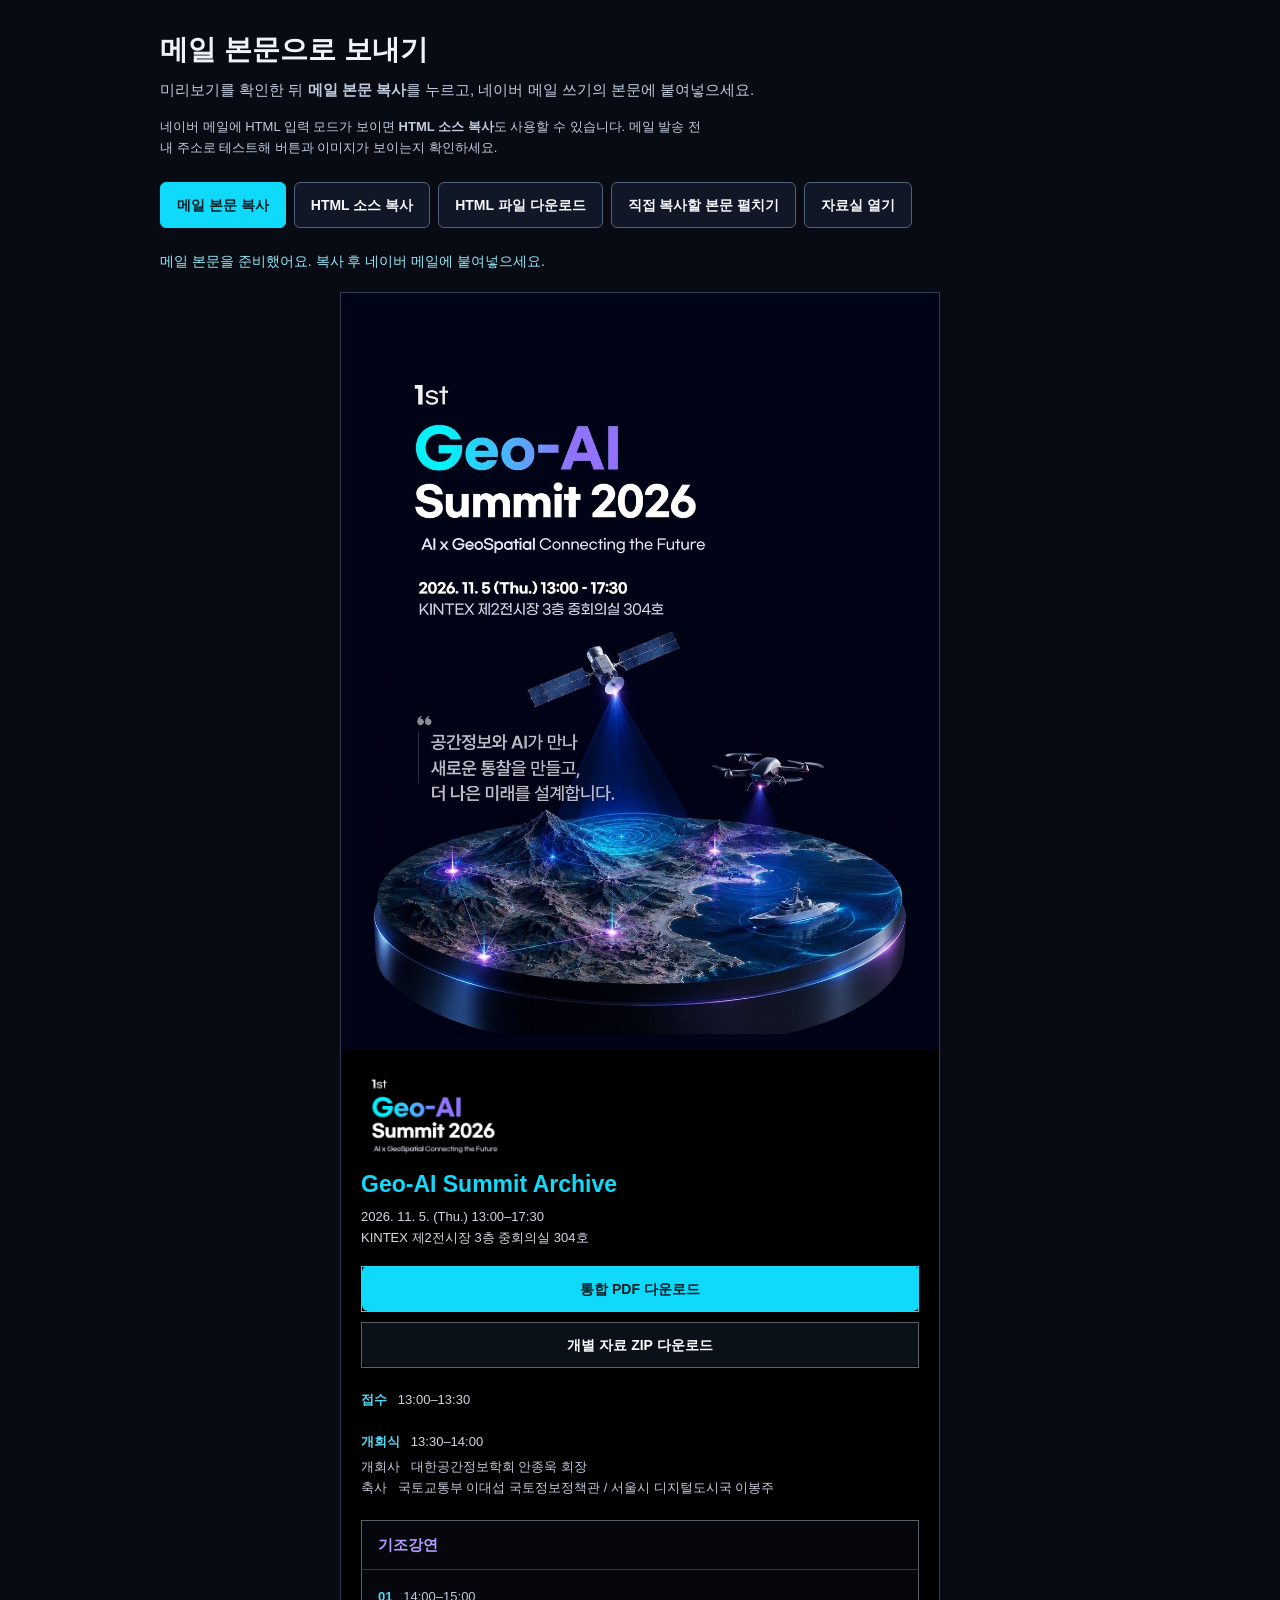
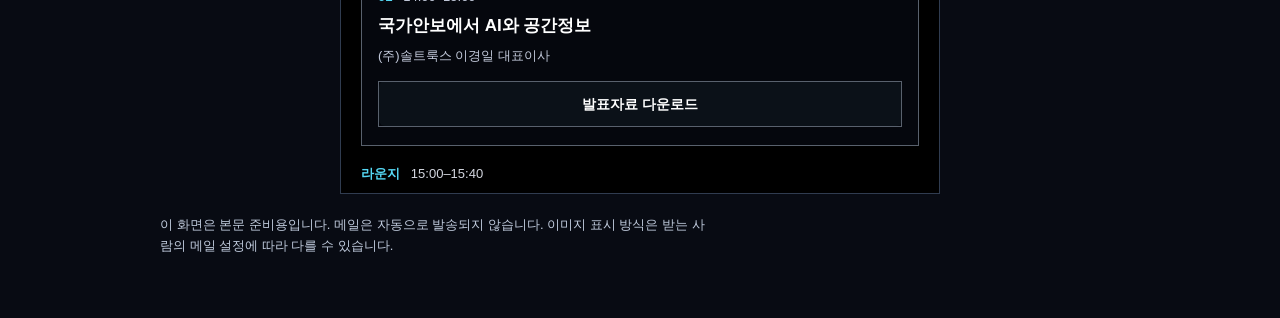
<file: email-preview.html>
<!doctype html>
<html lang="ko"><head><meta charset="utf-8"><meta name="viewport" content="width=device-width,initial-scale=1"><title>Geo-AI Summit · 메일 본문 준비</title>
<style>
:root{color-scheme:dark}*{box-sizing:border-box}body{margin:0;background:#080b13;color:#edf2fb;font-family:"Malgun Gothic","Apple SD Gothic Neo",Arial,sans-serif;line-height:1.6}main{max-width:1000px;margin:0 auto;padding:32px 20px 48px}h1{margin:0 0 10px;font-size:28px;line-height:1.3}p{margin:0 0 14px;color:#c0cbdd;font-size:15px}.actions{margin:24px 0 12px}button,a.help{display:inline-block;margin:0 8px 10px 0;padding:11px 16px;border:1px solid #52617b;border-radius:6px;background:#101827;color:#f6f8fc;font:inherit;font-size:14px;font-weight:700;line-height:22px;cursor:pointer;text-decoration:none}button.primary{background:#10dafc;border-color:#10dafc;color:#001b21}button:disabled{opacity:.45;cursor:wait}button:focus-visible,a:focus-visible{outline:3px solid #b69bff;outline-offset:3px}#status{min-height:24px;color:#94e8f6;font-size:14px;margin-bottom:18px}.preview{max-width:600px;margin:0 auto;background:#000;border:1px solid #303c50}iframe{display:block;width:100%;height:1500px;border:0;background:#000}#manualCopy{max-width:600px;margin:18px auto;background:#000;border:2px solid #10dafc}#manualCopy[hidden]{display:none}.note{font-size:13px;line-height:21px;max-width:76ch}::selection{background:#b69bff;color:#080b13}@media(max-width:500px){main{padding:24px 12px}h1{font-size:23px}button,a.help{width:100%;margin-right:0}iframe{height:1800px}}@media(prefers-reduced-motion:reduce){*{scroll-behavior:auto}}
</style></head><body><main>
<h1>메일 본문으로 보내기</h1>
<p>미리보기를 확인한 뒤 <strong>메일 본문 복사</strong>를 누르고, 네이버 메일 쓰기의 본문에 붙여넣으세요.</p>
<p class="note">네이버 메일에 HTML 입력 모드가 보이면 <strong>HTML 소스 복사</strong>도 사용할 수 있습니다. 메일 발송 전 내 주소로 테스트해 버튼과 이미지가 보이는지 확인하세요.</p>
<div class="actions"><button class="primary" id="copyBody" disabled>메일 본문 복사</button><button id="copySource" disabled>HTML 소스 복사</button><button id="downloadBody" disabled>HTML 파일 다운로드</button><button id="showManual" disabled>직접 복사할 본문 펼치기</button><a class="help" href="https://geoai-summit-2026.github.io/" target="_blank" rel="noopener noreferrer">자료실 열기</a></div>
<p id="status" role="status" aria-live="polite">메일 본문을 불러오고 있어요.</p>
<div id="manualCopy" hidden tabindex="-1" aria-label="직접 복사할 메일 본문"></div>
<div class="preview"><iframe id="preview" title="Geo-AI Summit 메일 본문 미리보기" sandbox="allow-popups allow-popups-to-escape-sandbox allow-downloads"></iframe></div>
<p class="note" style="margin-top:20px;">이 화면은 본문 준비용입니다. 메일은 자동으로 발송되지 않습니다. 이미지 표시 방식은 받는 사람의 메일 설정에 따라 다를 수 있습니다.</p>
</main><script>
'use strict';
let emailHTML='';let plainText='';
const status=document.getElementById('status');
function showManual(){const target=document.getElementById('manualCopy');target.innerHTML=emailHTML;target.hidden=false;target.focus();const selection=window.getSelection();const range=document.createRange();range.selectNodeContents(target);selection.removeAllRanges();selection.addRange(range);status.textContent='펼쳐진 본문이 선택됐어요. Ctrl+C를 누른 뒤 네이버 메일 본문에 붙여넣으세요.';target.scrollIntoView({block:'start',behavior:'auto'});}
document.getElementById('copyBody').addEventListener('click',async()=>{try{if(!navigator.clipboard||!window.ClipboardItem)throw new Error('unsupported');await navigator.clipboard.write([new ClipboardItem({'text/html':new Blob([emailHTML],{type:'text/html'}),'text/plain':new Blob([plainText],{type:'text/plain'})})]);status.textContent='메일 본문을 복사했어요. 네이버 메일 쓰기의 본문에 Ctrl+V로 붙여넣으세요.';}catch{showManual();}});
document.getElementById('copySource').addEventListener('click',async()=>{try{if(!navigator.clipboard)throw new Error('unsupported');await navigator.clipboard.writeText(emailHTML);status.textContent='HTML 소스를 복사했어요. 메일의 HTML 입력 모드에 붙여넣으세요.';}catch{const source=document.createElement('textarea');source.value=emailHTML;source.setAttribute('aria-label','메일 본문 HTML 소스');source.style.cssText='display:block;width:100%;min-height:200px;margin:16px 0;font:13px monospace;background:#101827;color:#edf2fb;border:1px solid #10dafc;';document.getElementById('status').after(source);source.focus();source.select();status.textContent='아래 소스가 선택됐어요. Ctrl+C를 눌러 복사하세요.';}});
document.getElementById('showManual').addEventListener('click',showManual);
document.getElementById('downloadBody').addEventListener('click',()=>{const standalone='<!doctype html>\n<html lang="ko"><head><meta charset="utf-8"><meta name="viewport" content="width=device-width,initial-scale=1"><title>Geo-AI Summit 2026 메일 본문</title></head><body style="margin:0;background:#000000;">'+emailHTML+'</body></html>';const url=URL.createObjectURL(new Blob([standalone],{type:'text/html;charset=utf-8'}));const link=document.createElement('a');link.href=url;link.download='GeoAI_Summit_2026_메일본문.html';document.body.append(link);link.click();link.remove();setTimeout(()=>URL.revokeObjectURL(url),1000);});
fetch('./email.html',{cache:'no-store'}).then(response=>{if(!response.ok)throw new Error('load');return response.text();}).then(html=>{emailHTML=html;const parsed=new DOMParser().parseFromString(html,'text/html');plainText=parsed.body.textContent.trim()+'\n\n'+Array.from(parsed.querySelectorAll('a[href]')).map(a=>a.textContent.trim()+': '+a.getAttribute('href')).join('\n');document.getElementById('preview').srcdoc='<!doctype html><html lang="ko"><head><meta charset="utf-8"><meta name="viewport" content="width=device-width,initial-scale=1"></head><body style="margin:0;background:#000000;">'+html+'</body></html>';document.querySelectorAll('button').forEach(button=>button.disabled=false);status.textContent='메일 본문을 준비했어요. 복사 후 네이버 메일에 붙여넣으세요.';}).catch(()=>{status.textContent='메일 본문을 불러오지 못했어요. 인터넷 연결을 확인하고 이 화면을 새로고침하세요.';});
</script></body></html>
</file>
